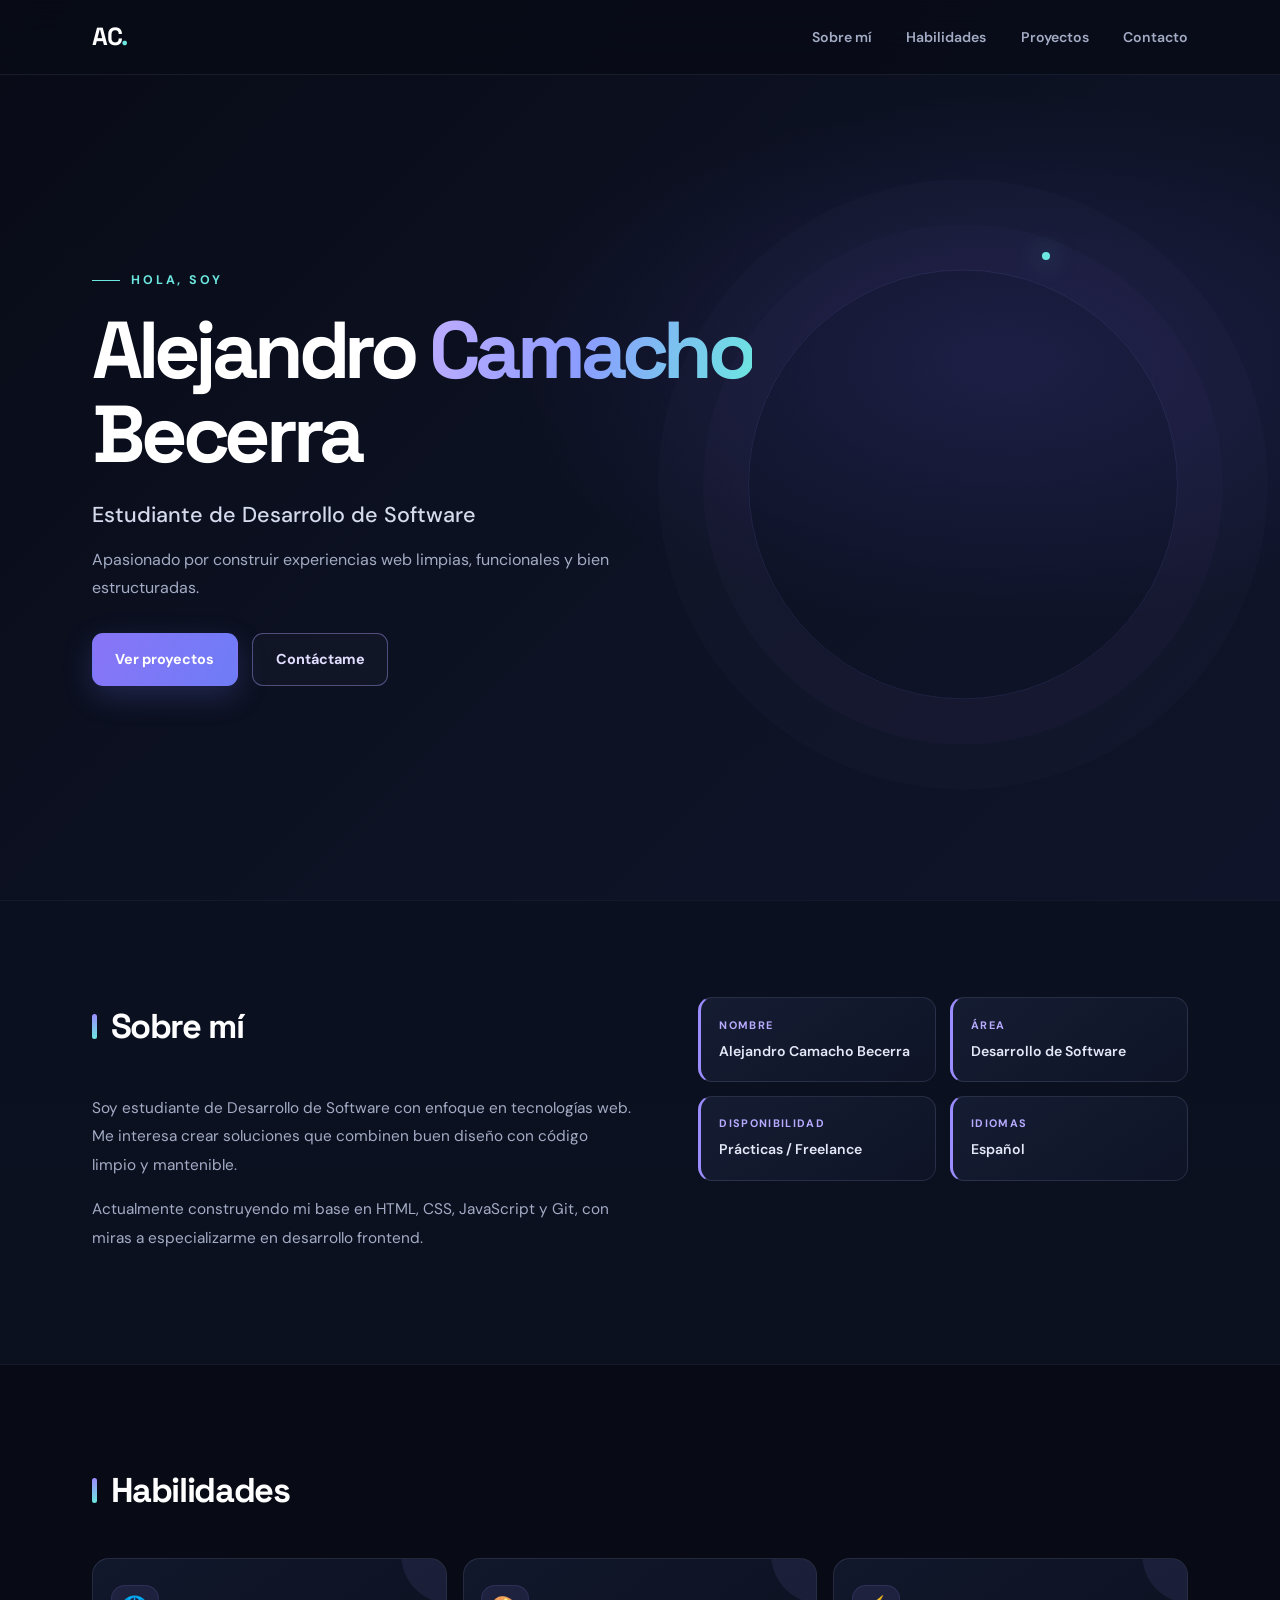
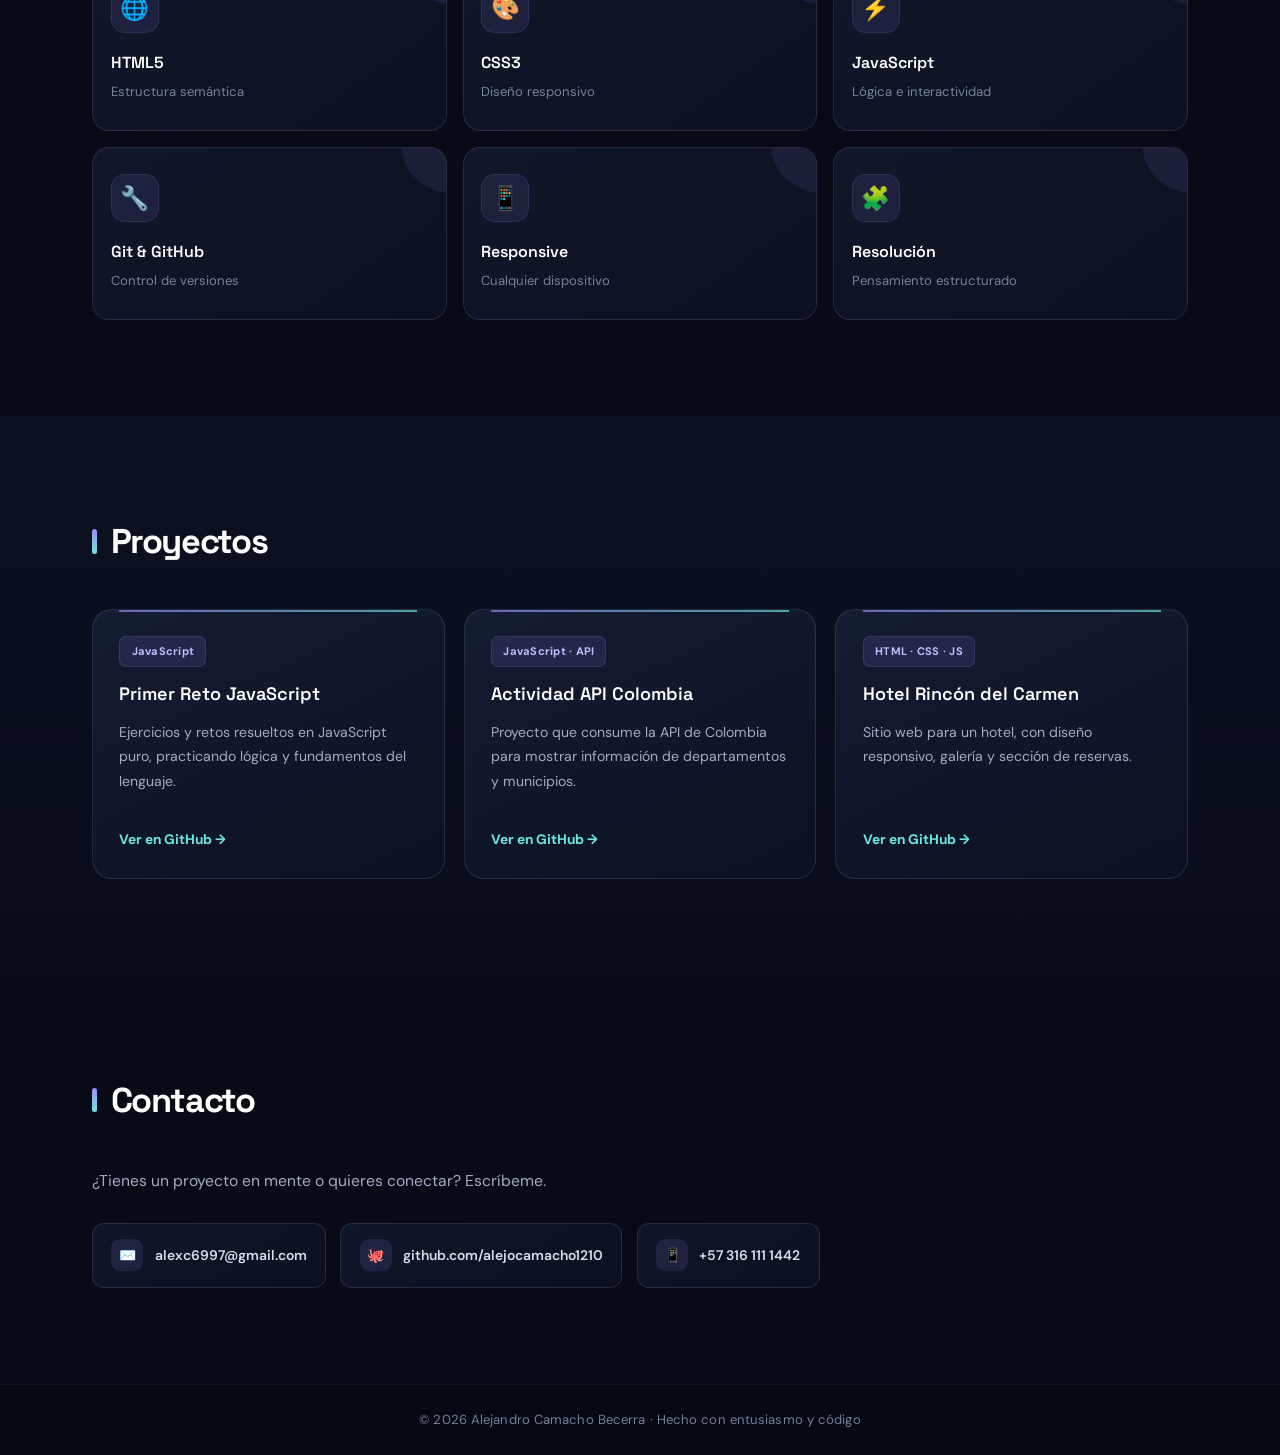
<file: index.html>
<!DOCTYPE html>
<html lang="es">
  <head>
    <meta charset="UTF-8" />
    <meta name="viewport" content="width=device-width, initial-scale=1.0" />
    <meta name="description" content="Portafolio de Alejandro Camacho Becerra - Desarrollador de Software" />
    <title>Alejandro Camacho | Dev</title>
    <link rel="stylesheet" href="css/style.css" />
    <link href="https://fonts.googleapis.com/css2?family=Inter:wght@300;400;500;600;700&display=swap" rel="stylesheet" />
  </head>
  <body>

    <header class="navbar">
      <div class="container nav-inner">
        <a href="#hero" class="logo">AC<span>.</span></a>
        <nav>
          <ul class="nav-links" id="navLinks">
            <li><a href="#sobre-mi">Sobre mí</a></li>
            <li><a href="#habilidades">Habilidades</a></li>
            <li><a href="#proyectos">Proyectos</a></li>
            <li><a href="#contacto">Contacto</a></li>
          </ul>
        </nav>
        <button class="hamburger" id="hamburger" aria-label="Menú">
          <span></span><span></span><span></span>
        </button>
      </div>
    </header>

    <section id="hero" class="hero">
      <div class="container hero-inner">
        <div class="hero-text">
          <p class="greeting">Hola, soy</p>
          <h1>Alejandro <span>Camacho</span> Becerra</h1>
          <p class="role">Estudiante de Desarrollo de Software</p>
          <p class="desc">Apasionado por construir experiencias web limpias, funcionales y bien estructuradas.</p>
          <div class="hero-btns">
            <a href="#proyectos" class="btn primary">Ver proyectos</a>
            <a href="#contacto" class="btn outline">Contáctame</a>
          </div>
        </div>
      </div>
    </section>

    <section id="sobre-mi" class="sobre-mi">
      <div class="container two-col">
        <div>
          <h2 class="section-title">Sobre mí</h2>
          <p>Soy estudiante de Desarrollo de Software con enfoque en tecnologías web. Me interesa crear soluciones que combinen buen diseño con código limpio y mantenible.</p>
          <p>Actualmente construyendo mi base en HTML, CSS, JavaScript y Git, con miras a especializarme en desarrollo frontend.</p>
        </div>
        <div class="info-list">
          <div class="info-item"><span class="label">Nombre</span><span>Alejandro Camacho Becerra</span></div>
          <div class="info-item"><span class="label">Área</span><span>Desarrollo de Software</span></div>
          <div class="info-item"><span class="label">Disponibilidad</span><span>Prácticas / Freelance</span></div>
          <div class="info-item"><span class="label">Idiomas</span><span>Español</span></div>
        </div>
      </div>
    </section>

    <section id="habilidades" class="habilidades">
      <div class="container">
        <h2 class="section-title">Habilidades</h2>
        <div class="skills-grid">
          <div class="skill-card"><div class="icon">🌐</div><h3>HTML5</h3><p>Estructura semántica</p></div>
          <div class="skill-card"><div class="icon">🎨</div><h3>CSS3</h3><p>Diseño responsivo</p></div>
          <div class="skill-card"><div class="icon">⚡</div><h3>JavaScript</h3><p>Lógica e interactividad</p></div>
          <div class="skill-card"><div class="icon">🔧</div><h3>Git & GitHub</h3><p>Control de versiones</p></div>
          <div class="skill-card"><div class="icon">📱</div><h3>Responsive</h3><p>Cualquier dispositivo</p></div>
          <div class="skill-card"><div class="icon">🧩</div><h3>Resolución</h3><p>Pensamiento estructurado</p></div>
        </div>
      </div>
    </section>

    <section id="proyectos" class="proyectos">
      <div class="container">
        <h2 class="section-title">Proyectos</h2>
        <div class="projects-grid">
          <article class="project-card">
            <span class="tag">JavaScript</span>
            <h3>Primer Reto JavaScript</h3>
            <p>Ejercicios y retos resueltos en JavaScript puro, practicando lógica y fundamentos del lenguaje.</p>
            <a href="https://github.com/alejocamacho1210/Primer-Reto_JavaScript" target="_blank" rel="noopener noreferrer" class="btn-link">Ver en GitHub →</a>
          </article>
          <article class="project-card">
            <span class="tag">JavaScript · API</span>
            <h3>Actividad API Colombia</h3>
            <p>Proyecto que consume la API de Colombia para mostrar información de departamentos y municipios.</p>
            <a href="https://github.com/alejocamacho1210/Actividad_Api-Colombia" target="_blank" rel="noopener noreferrer" class="btn-link">Ver en GitHub →</a>
          </article>
          <article class="project-card">
            <span class="tag">HTML · CSS · JS</span>
            <h3>Hotel Rincón del Carmen</h3>
            <p>Sitio web para un hotel, con diseño responsivo, galería y sección de reservas.</p>
            <a href="https://github.com/alejocamacho1210/Hotel_Rincon_del_Carmen" target="_blank" rel="noopener noreferrer" class="btn-link">Ver en GitHub →</a>
          </article>
        </div>
      </div>
    </section>

    <section id="contacto" class="contacto">
      <div class="container">
        <h2 class="section-title">Contacto</h2>
        <p class="desc">¿Tienes un proyecto en mente o quieres conectar? Escríbeme.</p>
        <div class="contact-list">
          <a href="mailto:alexc6997@gmail.com" class="contact-item">
            <span>✉️</span> alexc6997@gmail.com
          </a>
          <a href="https://github.com/alejocamacho1210" target="_blank" rel="noopener noreferrer" class="contact-item">
            <span>🐙</span> github.com/alejocamacho1210
          </a>
          <a href="tel:+573161111442" class="contact-item">
            <span>📱</span> +57 316 111 1442
          </a>
        </div>
      </div>
    </section>

    <footer class="footer">
      <div class="container">
        <p>© 2026 Alejandro Camacho Becerra · Hecho con entusiasmo y código</p>
      </div>
    </footer>

    <script src="js/main.js"></script>
  </body>
</html>
</file>
<file: css/style.css>
@import url('https://fonts.googleapis.com/css2?family=DM+Sans:wght@400;500;600;700&family=Space+Grotesk:wght@400;500;600;700&display=swap');

:root {
  --bg: #080b16;
  --bg-soft: #0d1222;
  --surface: rgba(18, 25, 45, 0.78);
  --surface-hover: rgba(25, 34, 60, 0.94);
  --text: #f4f6ff;
  --muted: #a3acc4;
  --muted-soft: #77829e;
  --accent: #9b8cff;
  --accent-bright: #b7aaff;
  --cyan: #6ce7e0;
  --line: rgba(174, 185, 224, 0.14);
  --radius: 20px;
  --shadow: 0 24px 70px rgba(0, 0, 0, 0.24);
}

*, *::before, *::after { margin: 0; padding: 0; box-sizing: border-box; }
html { scroll-behavior: smooth; scroll-padding-top: 84px; }

body {
  font-family: 'DM Sans', sans-serif;
  background: var(--bg);
  color: var(--text);
  line-height: 1.7;
  overflow-x: hidden;
}

body::before {
  content: "";
  position: fixed;
  inset: 0;
  pointer-events: none;
  z-index: -1;
  background:
    radial-gradient(ellipse at 14% 7%, rgba(104, 83, 222, 0.15), transparent 34%),
    radial-gradient(ellipse at 90% 38%, rgba(42, 192, 194, 0.07), transparent 28%);
}

::selection { background: rgba(155, 140, 255, 0.35); color: #fff; }
a { -webkit-tap-highlight-color: transparent; }
.container { max-width: 1160px; margin: 0 auto; padding: 0 2rem; }

/* Navegación */
.navbar {
  position: fixed;
  top: 0;
  width: 100%;
  background: rgba(8, 11, 22, 0.82);
  border-bottom: 1px solid rgba(174, 185, 224, 0.1);
  z-index: 100;
  padding: 1rem 0;
  backdrop-filter: blur(18px);
  -webkit-backdrop-filter: blur(18px);
  transition: background 0.25s ease, box-shadow 0.25s ease;
}
.nav-inner { display: flex; align-items: center; justify-content: space-between; }
.logo {
  font-family: 'Space Grotesk', sans-serif;
  font-size: 1.55rem;
  letter-spacing: -1.5px;
  font-weight: 700;
  color: #fff;
  text-decoration: none;
}
.logo span { color: var(--cyan); }
.nav-links { list-style: none; display: flex; align-items: center; gap: 2.15rem; }
.nav-links a {
  position: relative;
  text-decoration: none;
  color: var(--muted);
  font-size: 0.88rem;
  font-weight: 600;
  transition: color 0.2s ease;
}
.nav-links a::after {
  content: "";
  position: absolute;
  height: 2px;
  left: 0;
  right: 100%;
  bottom: -8px;
  background: linear-gradient(90deg, var(--accent), var(--cyan));
  transition: right 0.25s ease;
}
.nav-links a:hover { color: #fff; }
.nav-links a:hover::after { right: 0; }
.hamburger { display: none; flex-direction: column; gap: 5px; background: none; border: 1px solid var(--line); padding: 0.65rem; border-radius: 10px; cursor: pointer; }
.hamburger span { display: block; width: 20px; height: 2px; background: #fff; border-radius: 2px; }

/* Presentación */
.hero {
  min-height: 100vh;
  display: flex;
  align-items: center;
  padding: 8rem 0 5rem;
  position: relative;
  isolation: isolate;
  background:
    radial-gradient(ellipse at 78% 40%, rgba(109, 92, 231, 0.17), transparent 35%),
    linear-gradient(135deg, #080b16 0%, #0d1224 57%, #10142a 100%);
}
.hero::before {
  content: "";
  position: absolute;
  width: 430px;
  height: 430px;
  border: 1px solid rgba(155, 140, 255, 0.12);
  border-radius: 50%;
  right: 8%;
  top: 50%;
  transform: translateY(-42%);
  box-shadow: 0 0 0 45px rgba(155, 140, 255, 0.025), 0 0 0 90px rgba(155, 140, 255, 0.018);
  z-index: -1;
}
.hero::after {
  content: "";
  position: absolute;
  width: 8px;
  height: 8px;
  border-radius: 50%;
  background: var(--cyan);
  right: 18%;
  top: 28%;
  box-shadow: 0 0 24px rgba(108, 231, 224, 0.8);
  z-index: -1;
}
.hero-inner { display: grid; grid-template-columns: 1fr; align-items: center; gap: 2rem; width: 100%; }
.hero-text { max-width: 790px; position: relative; }
.greeting {
  display: inline-flex;
  align-items: center;
  gap: 0.7rem;
  font-size: 0.78rem;
  text-transform: uppercase;
  letter-spacing: 2.8px;
  color: var(--cyan);
  font-weight: 700;
  margin-bottom: 1.15rem;
}
.greeting::before { content: ""; width: 28px; height: 1px; background: var(--cyan); }
h1 {
  font-family: 'Space Grotesk', sans-serif;
  font-size: clamp(2.8rem, 6.3vw, 5.35rem);
  font-weight: 700;
  letter-spacing: -0.065em;
  line-height: 1.04;
  margin-bottom: 1.25rem;
  color: #fff;
  max-width: 850px;
}
h1 span {
  color: transparent;
  background: linear-gradient(105deg, var(--accent-bright) 8%, #8b9cff 48%, var(--cyan) 100%);
  background-clip: text;
  -webkit-background-clip: text;
}
.role { font-size: clamp(1.05rem, 2vw, 1.35rem); color: #d5daed; font-weight: 500; margin-bottom: 0.8rem; }
.hero .desc { color: var(--muted); font-size: 1rem; max-width: 520px; margin-bottom: 2rem; }
.hero-btns { display: flex; gap: 0.9rem; flex-wrap: wrap; }
.btn {
  padding: 0.85rem 1.4rem;
  border-radius: 11px;
  font-weight: 700;
  font-size: 0.9rem;
  text-decoration: none;
  transition: transform 0.22s ease, box-shadow 0.22s ease, background 0.22s ease, border-color 0.22s ease;
  display: inline-flex;
  align-items: center;
  justify-content: center;
  gap: 0.5rem;
}
.primary { background: linear-gradient(115deg, #8875f7, #6f7cf6); color: #fff; border: 1px solid transparent; box-shadow: 0 10px 30px rgba(111, 124, 246, 0.22); }
.primary:hover { background: linear-gradient(115deg, #9a8aff, #7f8cff); box-shadow: 0 14px 35px rgba(111, 124, 246, 0.34); transform: translateY(-3px); }
.outline { background: rgba(255,255,255,0.025); color: #e1ddff; border: 1px solid rgba(174, 161, 255, 0.4); }
.outline:hover { background: rgba(155,140,255,0.1); border-color: var(--accent); transform: translateY(-3px); }

/* Secciones */
section { padding: 6rem 0; }
.section-title {
  display: flex;
  align-items: center;
  gap: 0.85rem;
  font-family: 'Space Grotesk', sans-serif;
  font-size: clamp(1.7rem, 3vw, 2.15rem);
  font-weight: 700;
  letter-spacing: -0.04em;
  margin-bottom: 2.4rem;
  color: #fff;
}
.section-title::before { content: ""; display: block; width: 5px; height: 1.55rem; border-radius: 8px; background: linear-gradient(180deg, var(--accent), var(--cyan)); }

/* Sobre mí */
.sobre-mi { background: linear-gradient(180deg, #0b1020 0%, #0c1120 100%); border-top: 1px solid rgba(255,255,255,0.035); border-bottom: 1px solid rgba(255,255,255,0.035); }
.two-col { display: grid; grid-template-columns: 1.05fr 0.95fr; gap: 4rem; align-items: start; }
.two-col p { color: var(--muted); margin-bottom: 1rem; font-size: 0.96rem; line-height: 1.85; }
.info-list { display: grid; grid-template-columns: 1fr 1fr; gap: 0.85rem; }
.info-item {
  display: flex;
  flex-direction: column;
  padding: 1.1rem 1.15rem;
  background: linear-gradient(145deg, rgba(24, 32, 56, 0.8), rgba(15, 21, 39, 0.82));
  border: 1px solid var(--line);
  border-radius: 14px;
  border-left: 3px solid var(--accent);
  transition: transform 0.22s ease, border-color 0.22s ease, background 0.22s ease;
}
.info-item:hover { transform: translateY(-3px); border-color: rgba(155,140,255,0.45); background: var(--surface-hover); }
.label { font-size: 0.68rem; text-transform: uppercase; letter-spacing: 1.35px; color: var(--accent-bright); font-weight: 700; margin-bottom: 0.35rem; }
.info-item span:last-child { font-size: 0.88rem; color: #e4e8f7; font-weight: 600; overflow-wrap: anywhere; }

/* Habilidades */
.habilidades { background: #080b16; }
.skills-grid { display: grid; grid-template-columns: repeat(3, 1fr); gap: 1rem; }
.skill-card {
  position: relative;
  overflow: hidden;
  padding: 1.65rem 1.1rem;
  border: 1px solid var(--line);
  border-radius: 17px;
  text-align: left;
  transition: all 0.25s ease;
  background: linear-gradient(145deg, rgba(20, 28, 50, 0.78), rgba(13, 18, 34, 0.82));
}
.skill-card::after { content: ""; position: absolute; width: 100px; height: 100px; right: -55px; top: -55px; border-radius: 50%; background: rgba(155,140,255,0.09); transition: transform 0.3s ease; }
.skill-card:hover { border-color: rgba(155,140,255,0.55); box-shadow: 0 15px 35px rgba(0,0,0,0.2); transform: translateY(-5px); }
.skill-card:hover::after { transform: scale(1.8); }
.icon { display: inline-flex; align-items: center; justify-content: center; font-size: 1.45rem; width: 48px; height: 48px; margin-bottom: 1rem; border-radius: 14px; background: rgba(155,140,255,0.1); border: 1px solid rgba(155,140,255,0.12); }
.skill-card h3 { font-family: 'Space Grotesk', sans-serif; font-size: 1rem; font-weight: 600; margin-bottom: 0.3rem; color: #fff; }
.skill-card p { font-size: 0.82rem; color: var(--muted-soft); }

/* Proyectos */
.proyectos { background: linear-gradient(180deg, #0c1120 0%, #0a0e1b 100%); }
.projects-grid { display: grid; grid-template-columns: repeat(3, 1fr); gap: 1.2rem; }
.project-card {
  position: relative;
  overflow: hidden;
  background: linear-gradient(155deg, rgba(22, 30, 53, 0.94), rgba(13, 18, 34, 0.96));
  border: 1px solid var(--line);
  border-radius: var(--radius);
  padding: 1.65rem;
  transition: transform 0.25s ease, border-color 0.25s ease, box-shadow 0.25s ease;
  display: flex;
  flex-direction: column;
  align-items: flex-start;
  gap: 0.85rem;
  min-height: 270px;
}
.project-card::before { content: ""; position: absolute; top: 0; left: 1.65rem; right: 1.65rem; height: 2px; background: linear-gradient(90deg, var(--accent), var(--cyan)); opacity: 0.65; }
.project-card:hover { border-color: rgba(155,140,255,0.5); box-shadow: var(--shadow); transform: translateY(-6px); }
.tag { font-size: 0.69rem; font-weight: 700; letter-spacing: 0.25px; color: #c3baff; background: rgba(155,140,255,0.12); border: 1px solid rgba(155,140,255,0.16); padding: 0.32rem 0.7rem; border-radius: 7px; width: fit-content; }
.project-card h3 { font-family: 'Space Grotesk', sans-serif; font-size: 1.13rem; line-height: 1.4; font-weight: 600; color: #fff; }
.project-card p { font-size: 0.88rem; line-height: 1.75; color: var(--muted); flex: 1; }
.btn-link { display: inline-flex; align-items: center; gap: 0.45rem; color: var(--cyan); font-size: 0.86rem; font-weight: 700; text-decoration: none; transition: gap 0.2s ease, color 0.2s ease; }
.btn-link:hover { color: #fff; gap: 0.75rem; }

/* Contacto */
.contacto { background: #080b16; }
.contacto .desc { color: var(--muted); margin-bottom: 1.8rem; font-size: 0.98rem; }
.contact-list { display: flex; flex-direction: row; gap: 0.9rem; flex-wrap: wrap; }
.contact-item {
  display: flex;
  align-items: center;
  gap: 0.7rem;
  padding: 0.95rem 1.15rem;
  border: 1px solid var(--line);
  border-radius: 12px;
  text-decoration: none;
  color: #d9deef;
  font-size: 0.87rem;
  font-weight: 600;
  transition: all 0.22s ease;
  background: linear-gradient(145deg, rgba(20, 28, 50, 0.72), rgba(13, 18, 34, 0.8));
  overflow-wrap: anywhere;
}
.contact-item span { display: inline-flex; align-items: center; justify-content: center; width: 32px; height: 32px; border-radius: 9px; background: rgba(155,140,255,0.12); }
.contact-item:hover { border-color: rgba(108,231,224,0.45); color: var(--cyan); transform: translateY(-3px); }

/* Pie */
.footer { background: #060812; border-top: 1px solid rgba(255,255,255,0.06); color: #74809a; text-align: center; padding: 1.5rem 0; font-size: 0.82rem; }
.footer p { letter-spacing: 0.1px; }

/* Animaciones */
.fade-in { opacity: 0; transform: translateY(16px); transition: opacity 0.5s ease, transform 0.5s ease; }
.fade-in.visible { opacity: 1; transform: translateY(0); }

/* Responsive: se conservan los puntos de quiebre originales */
@media (max-width: 900px) {
  .projects-grid { grid-template-columns: repeat(2, 1fr); }
  .two-col { gap: 2.5rem; }
  .hero::before { right: -8%; }
}

@media (max-width: 768px) {
  .container { padding: 0 1.5rem; }
  .navbar { padding: 0.8rem 0; }
  .nav-links { display: none; position: fixed; top: 62px; left: 0; width: 100%; background: rgba(8, 11, 22, 0.98); flex-direction: column; padding: 1.4rem 1.5rem; gap: 1.1rem; border-bottom: 1px solid var(--line); backdrop-filter: blur(18px); }
  .nav-links.active { display: flex; }
  .hamburger { display: flex; }
  .hero { min-height: 92vh; padding: 7.5rem 0 4rem; }
  .hero-inner { grid-template-columns: 1fr; text-align: center; }
  .hero-text { margin: 0 auto; }
  .greeting { justify-content: center; }
  h1 { font-size: clamp(2.5rem, 9vw, 4.2rem); }
  .hero .desc { margin: 0 auto 1.7rem; }
  .hero-btns { justify-content: center; }
  .hero::before { width: 290px; height: 290px; right: 50%; top: 28%; transform: translateX(50%); opacity: 0.65; }
  .hero::after { right: 15%; top: 23%; }
  section { padding: 4.5rem 0; }
  .two-col { grid-template-columns: 1fr; gap: 1.8rem; }
  .info-list { grid-template-columns: 1fr 1fr; }
  .skills-grid { grid-template-columns: repeat(2, 1fr); }
  .projects-grid { grid-template-columns: 1fr; }
  .project-card { min-height: 0; }
  .contact-list { flex-direction: column; }
  .contact-item { width: 100%; }
}

@media (max-width: 480px) {
  .container { padding: 0 1.15rem; }
  .hero { min-height: 88vh; }
  h1 { font-size: clamp(2.25rem, 11vw, 3rem); }
  .hero-btns { flex-direction: column; align-items: stretch; }
  .btn { width: 100%; }
  .section-title { margin-bottom: 1.8rem; }
  .info-list { grid-template-columns: 1fr; }
  .skills-grid { grid-template-columns: repeat(2, minmax(0, 1fr)); gap: 0.75rem; }
  .skill-card { padding: 1.2rem 0.85rem; }
  .skill-card h3 { font-size: 0.9rem; }
  .skill-card p { font-size: 0.74rem; }
  .project-card { padding: 1.35rem; }
  .contact-item { font-size: 0.82rem; padding: 0.8rem 0.9rem; }
}
</file>
